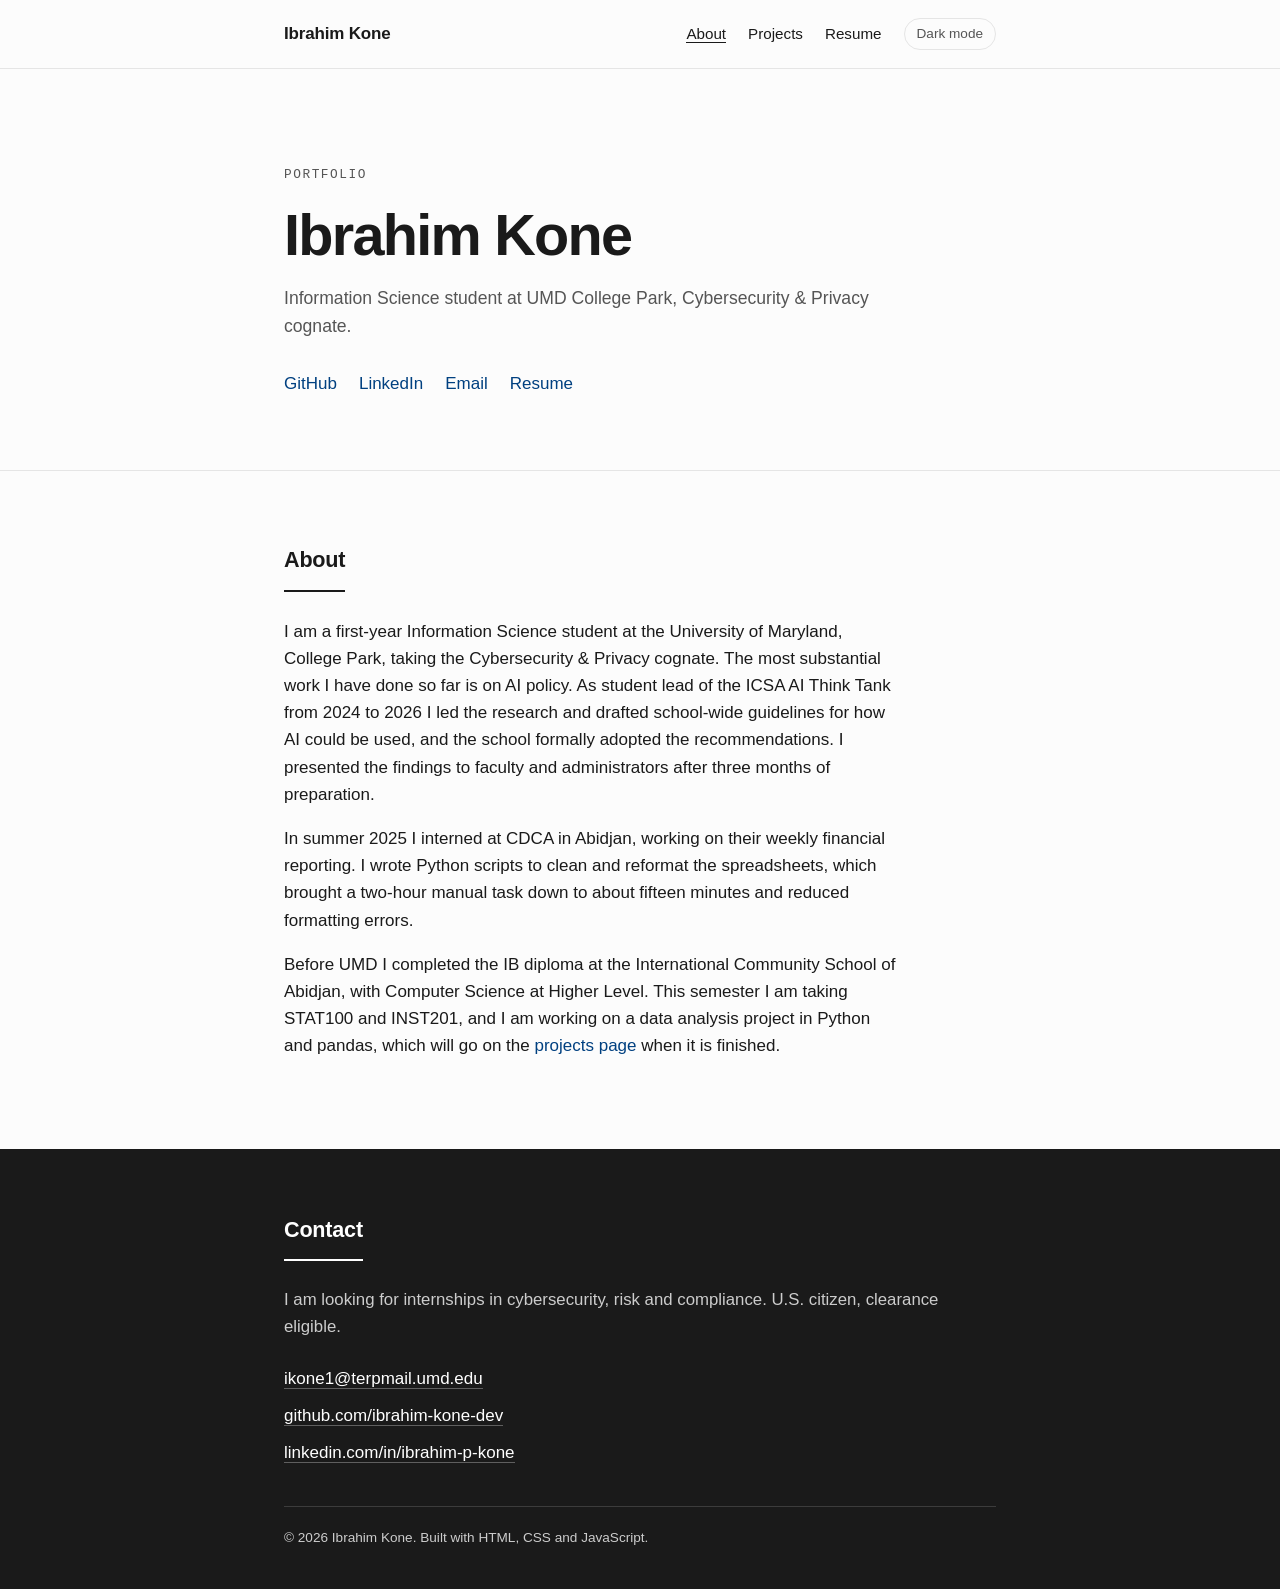
<file: index.html>
<!DOCTYPE html>
<html lang="en">
<head>
  <meta charset="UTF-8" />
  <meta name="viewport" content="width=device-width, initial-scale=1.0" />
  <meta name="description" content="Ibrahim Kone, Information Science student at UMD College Park. About, projects, resume and contact." />
  <title>Ibrahim Kone, Information Science @ UMD</title>
  <link rel="stylesheet" href="styles.css" />

  <script>
    // Runs before anything paints so a dark-mode visitor never sees a white flash.
    let saved = null;
    try {
      saved = localStorage.getItem('theme');
    } catch (err) {
      // Storage is blocked when the page is opened straight off the file system.
    }
    if (saved === 'dark' || (!saved && matchMedia('(prefers-color-scheme: dark)').matches)) {
      document.documentElement.dataset.theme = 'dark';
    }
  </script>
</head>
<body>

  <!-- SITE HEADER / NAV -->
  <header class="site-header">
    <div class="container header-inner">

      <!-- Wordmark / home link -->
      <a class="brand" href="index.html">Ibrahim Kone</a>

      <div class="header-right">
        <nav aria-label="Primary">
          <ul class="nav-links">
            <li><a href="index.html" aria-current="page">About</a></li>
            <li><a href="projects.html">Projects</a></li>
            <li><a href="resume.html">Resume</a></li>
          </ul>
        </nav>

        <button type="button" id="theme-toggle" class="theme-toggle">Dark mode</button>
      </div>

    </div>
  </header>

  <main id="top">

    <!-- HERO -->
    <section class="hero" aria-labelledby="hero-name">
      <div class="container">
        <p class="eyebrow">Portfolio</p>
        <h1 id="hero-name">Ibrahim Kone</h1>
        <p class="hero-sub">
          Information Science student at UMD College Park, Cybersecurity &amp;
          Privacy cognate.
        </p>

        <!-- Social / resume links -->
        <div class="hero-links">
          <a href="https://github.com/ibrahim-kone-dev" target="_blank" rel="noopener noreferrer">GitHub</a>
          <a href="https://www.linkedin.com/in/ibrahim-p-kone" target="_blank" rel="noopener noreferrer">LinkedIn</a>
          <a href="mailto:ikone1@terpmail.umd.edu">Email</a>
          <a href="resume.html">Resume</a>
        </div>
      </div>
    </section>

    <!-- ABOUT -->
    <section id="about" class="section" aria-labelledby="about-title">
      <div class="container">
        <h2 id="about-title" class="section-title">About</h2>
        <p>
          I am a first-year Information Science student at the University of
          Maryland, College Park, taking the Cybersecurity &amp; Privacy
          cognate. The most substantial work I have done so far is on AI policy.
          As student lead of the ICSA AI Think Tank from 2024 to 2026 I led the
          research and drafted school-wide guidelines for how AI could be used,
          and the school formally adopted the recommendations. I presented the
          findings to faculty and administrators after three months of
          preparation.
        </p>
        <p>
          In summer 2025 I interned at CDCA in Abidjan, working on their weekly
          financial reporting. I wrote Python scripts to clean and reformat the
          spreadsheets, which brought a two-hour manual task down to about
          fifteen minutes and reduced formatting errors.
        </p>
        <p>
          Before UMD I completed the IB diploma at the International Community
          School of Abidjan, with Computer Science at Higher Level. This
          semester I am taking STAT100 and INST201, and I am working on a data
          analysis project in Python and pandas, which will go on the
          <a href="projects.html">projects page</a> when it is finished.
        </p>
      </div>
    </section>

    <!-- CONTACT / FOOTER -->
    <footer id="contact" class="site-footer" aria-labelledby="contact-title">
      <div class="container">
        <h2 id="contact-title" class="footer-title">Contact</h2>
        <p class="footer-copy">I am looking for internships in cybersecurity, risk and compliance. U.S. citizen, clearance eligible.</p>
        <ul class="contact-links">
          <li><a href="mailto:ikone1@terpmail.umd.edu">ikone1@terpmail.umd.edu</a></li>
          <li><a href="https://github.com/ibrahim-kone-dev" target="_blank" rel="noopener noreferrer">github.com/ibrahim-kone-dev</a></li>
          <li><a href="https://www.linkedin.com/in/ibrahim-p-kone" target="_blank" rel="noopener noreferrer">linkedin.com/in/ibrahim-p-kone</a></li>
        </ul>
        <p class="copyright">&copy; <span id="year"></span> Ibrahim Kone. Built with HTML, CSS and JavaScript.</p>
      </div>
    </footer>

  </main>

  <script src="main.js"></script>

</body>
</html>
</file>
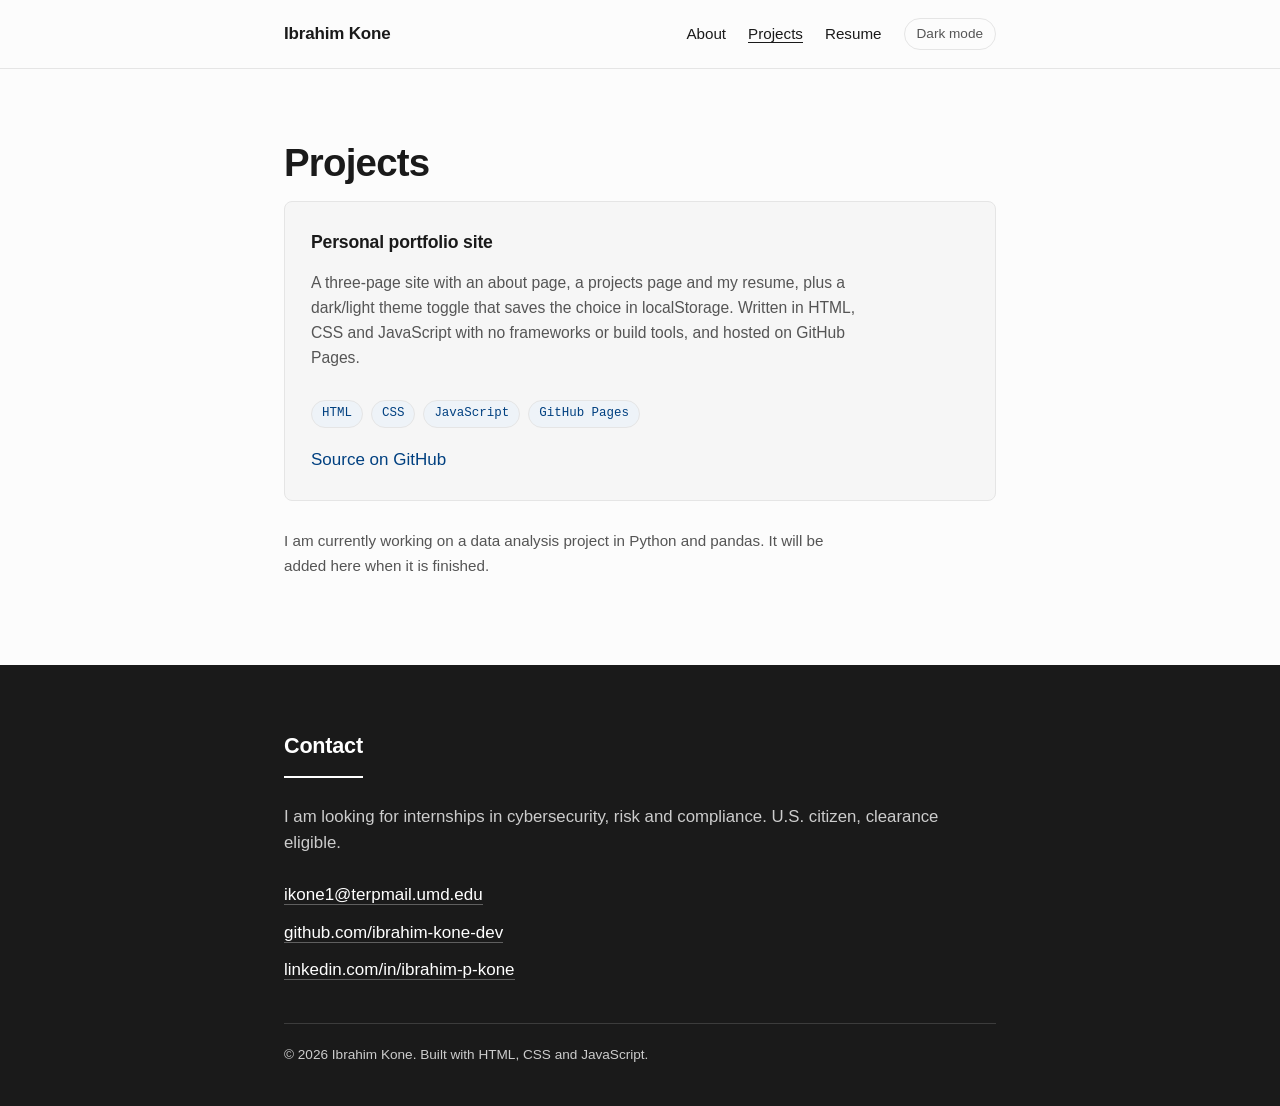
<file: projects.html>
<!DOCTYPE html>
<html lang="en">
<head>
  <meta charset="UTF-8" />
  <meta name="viewport" content="width=device-width, initial-scale=1.0" />
  <meta name="description" content="Projects by Ibrahim Kone, Information Science student at UMD College Park." />
  <title>Projects | Ibrahim Kone</title>
  <link rel="stylesheet" href="styles.css" />

  <script>
    // Runs before anything paints so a dark-mode visitor never sees a white flash.
    let saved = null;
    try {
      saved = localStorage.getItem('theme');
    } catch (err) {
      // Storage is blocked when the page is opened straight off the file system.
    }
    if (saved === 'dark' || (!saved && matchMedia('(prefers-color-scheme: dark)').matches)) {
      document.documentElement.dataset.theme = 'dark';
    }
  </script>
</head>
<body>

  <!-- SITE HEADER / NAV -->
  <header class="site-header">
    <div class="container header-inner">

      <a class="brand" href="index.html">Ibrahim Kone</a>

      <div class="header-right">
        <nav aria-label="Primary">
          <ul class="nav-links">
            <li><a href="index.html">About</a></li>
            <li><a href="projects.html" aria-current="page">Projects</a></li>
            <li><a href="resume.html">Resume</a></li>
          </ul>
        </nav>

        <button type="button" id="theme-toggle" class="theme-toggle">Dark mode</button>
      </div>

    </div>
  </header>

  <main id="top">

    <section class="section">
      <div class="container">
        <h1 class="page-title">Projects</h1>

        <div class="project-grid">

          <article class="project-card">
            <h2>Personal portfolio site</h2>
            <p class="project-desc">
              A three-page site with an about page, a projects page and my
              resume, plus a dark/light theme toggle that saves the choice in
              localStorage. Written in HTML, CSS and JavaScript with no
              frameworks or build tools, and hosted on GitHub Pages.
            </p>
            <ul class="tags">
              <li>HTML</li>
              <li>CSS</li>
              <li>JavaScript</li>
              <li>GitHub Pages</li>
            </ul>
            <div class="project-links">
              <a href="https://github.com/ibrahim-kone-dev/ibrahim-kone-dev.github.io" target="_blank" rel="noopener noreferrer">Source on GitHub</a>
            </div>
          </article>

        </div>

        <p class="page-note">
          I am currently working on a data analysis project in Python and
          pandas. It will be added here when it is finished.
        </p>
      </div>
    </section>

    <!-- CONTACT / FOOTER -->
    <footer id="contact" class="site-footer" aria-labelledby="contact-title">
      <div class="container">
        <h2 id="contact-title" class="footer-title">Contact</h2>
        <p class="footer-copy">I am looking for internships in cybersecurity, risk and compliance. U.S. citizen, clearance eligible.</p>
        <ul class="contact-links">
          <li><a href="mailto:ikone1@terpmail.umd.edu">ikone1@terpmail.umd.edu</a></li>
          <li><a href="https://github.com/ibrahim-kone-dev" target="_blank" rel="noopener noreferrer">github.com/ibrahim-kone-dev</a></li>
          <li><a href="https://www.linkedin.com/in/ibrahim-p-kone" target="_blank" rel="noopener noreferrer">linkedin.com/in/ibrahim-p-kone</a></li>
        </ul>
        <p class="copyright">&copy; <span id="year"></span> Ibrahim Kone. Built with HTML, CSS and JavaScript.</p>
      </div>
    </footer>

  </main>

  <script src="main.js"></script>

</body>
</html>
</file>
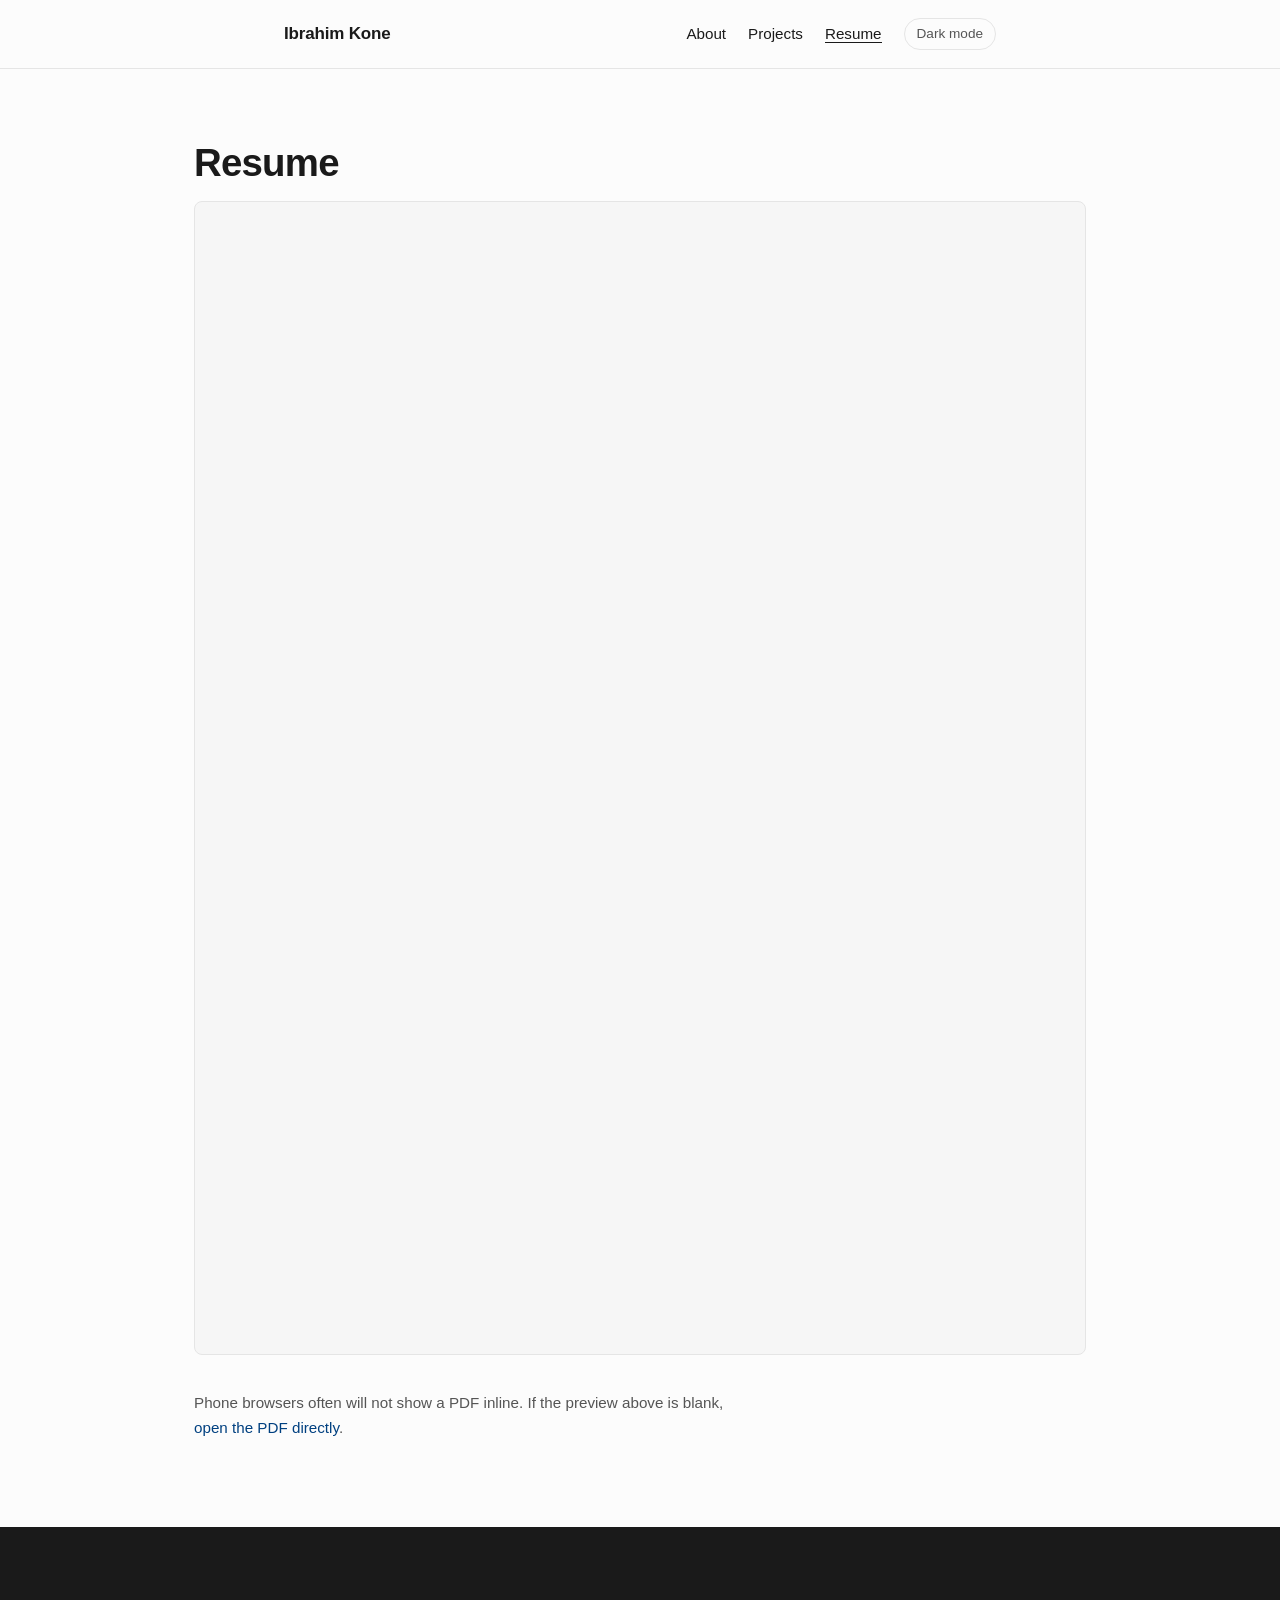
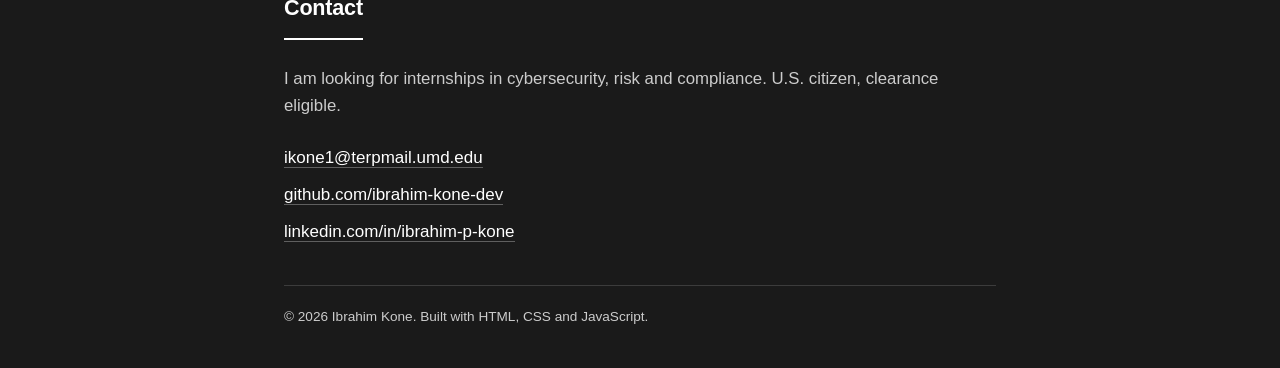
<file: resume.html>
<!DOCTYPE html>
<html lang="en">
<head>
  <meta charset="UTF-8" />
  <meta name="viewport" content="width=device-width, initial-scale=1.0" />
  <meta name="description" content="Resume of Ibrahim Kone: education, skills, experience, projects and leadership." />
  <title>Resume | Ibrahim Kone</title>
  <link rel="stylesheet" href="styles.css" />

  <script>
    // Runs before anything paints so a dark-mode visitor never sees a white flash.
    let saved = null;
    try {
      saved = localStorage.getItem('theme');
    } catch (err) {
      // Storage is blocked when the page is opened straight off the file system.
    }
    if (saved === 'dark' || (!saved && matchMedia('(prefers-color-scheme: dark)').matches)) {
      document.documentElement.dataset.theme = 'dark';
    }
  </script>
</head>
<body>

  <!-- SITE HEADER / NAV -->
  <header class="site-header">
    <div class="container header-inner">

      <a class="brand" href="index.html">Ibrahim Kone</a>

      <div class="header-right">
        <nav aria-label="Primary">
          <ul class="nav-links">
            <li><a href="index.html">About</a></li>
            <li><a href="projects.html">Projects</a></li>
            <li><a href="resume.html" aria-current="page">Resume</a></li>
          </ul>
        </nav>

        <button type="button" id="theme-toggle" class="theme-toggle">Dark mode</button>
      </div>

    </div>
  </header>

  <main id="top">

    <section class="section resume-page">
      <div class="container">
        <h1 class="page-title">Resume</h1>

        <iframe
          class="resume-frame"
          src="assets/Ibrahim_Kone_Resume.pdf#view=FitH&navpanes=0"
          title="Ibrahim Kone resume"></iframe>

        <p class="page-note">
          Phone browsers often will not show a PDF inline. If the preview above
          is blank,
          <a href="assets/Ibrahim_Kone_Resume.pdf">open the PDF directly</a>.
        </p>
      </div>
    </section>

    <!-- CONTACT / FOOTER -->
    <footer id="contact" class="site-footer" aria-labelledby="contact-title">
      <div class="container">
        <h2 id="contact-title" class="footer-title">Contact</h2>
        <p class="footer-copy">I am looking for internships in cybersecurity, risk and compliance. U.S. citizen, clearance eligible.</p>
        <ul class="contact-links">
          <li><a href="mailto:ikone1@terpmail.umd.edu">ikone1@terpmail.umd.edu</a></li>
          <li><a href="https://github.com/ibrahim-kone-dev" target="_blank" rel="noopener noreferrer">github.com/ibrahim-kone-dev</a></li>
          <li><a href="https://www.linkedin.com/in/ibrahim-p-kone" target="_blank" rel="noopener noreferrer">linkedin.com/in/ibrahim-p-kone</a></li>
        </ul>
        <p class="copyright">&copy; <span id="year"></span> Ibrahim Kone. Built with HTML, CSS and JavaScript.</p>
      </div>
    </footer>

  </main>

  <script src="main.js"></script>

</body>
</html>
</file>
<file: styles.css>
/* ============================================================
   Ibrahim Kone | Portfolio
   Minimalist, editorial, zero-dependency stylesheet.
   Colors live in the two custom-property blocks below so the
   dark/light toggle only has to flip one attribute on <html>.
   ============================================================ */

/* ---------- Reset & base ---------- */
* {
  box-sizing: border-box;
  margin: 0;
  padding: 0;
}

:root {
  color-scheme: light;
  --bg: #fcfcfc;
  --surface: #f6f6f6;
  --text: #1a1a1a;
  --muted: #555;
  --border: #e5e5e5;
  --accent: #004080;
  --tag-bg: #eef3f8;
  --footer-bg: #1a1a1a;
  --footer-text: #fff;
  --footer-muted: #ccc;

  --sans: -apple-system, BlinkMacSystemFont, "Segoe UI", Roboto, Helvetica, Arial, sans-serif;
  --mono: ui-monospace, SFMono-Regular, "SF Mono", Menlo, Consolas, monospace;
  --maxw: 760px; /* comfortable reading measure */
}

[data-theme="dark"] {
  color-scheme: dark;
  --bg: #16181c;
  --surface: #1d2025;
  --text: #e6e6e6;
  --muted: #9aa0a6;
  --border: #2d3138;
  --accent: #7fb3ff; /* #004080 is unreadable on a dark background */
  --tag-bg: #223040;
  --footer-bg: #101215;
  --footer-text: #f0f0f0;
  --footer-muted: #9aa0a6;
}

html {
  scroll-behavior: smooth; /* gentle, unobtrusive jump-link smoothing */
}

body {
  background: var(--bg);
  color: var(--text);
  font-family: var(--sans);
  font-size: 17px;
  line-height: 1.6;
  -webkit-font-smoothing: antialiased;
}

/* Shared horizontal wrapper */
.container {
  width: 100%;
  max-width: var(--maxw);
  margin: 0 auto;
  padding: 0 24px;
}

a {
  color: var(--accent);
  text-decoration: none;
  border-bottom: 1px solid transparent;
  transition: border-color 0.15s ease;
}

a:hover {
  border-bottom-color: var(--accent);
}

/* ---------- Header / nav ---------- */
.site-header {
  border-bottom: 1px solid var(--border);
  background: var(--bg);
}

.header-inner {
  display: flex;
  align-items: center;
  justify-content: space-between;
  flex-wrap: wrap;
  gap: 14px;
  padding-top: 18px;
  padding-bottom: 18px;
}

.brand {
  font-weight: 600;
  letter-spacing: -0.01em;
  color: var(--text);
}

.header-right {
  display: flex;
  align-items: center;
  gap: 22px;
}

.nav-links {
  list-style: none;
  display: flex;
  gap: 22px;
}

.nav-links a {
  font-size: 0.95rem;
  color: var(--text);
}

.nav-links a[aria-current="page"] {
  border-bottom-color: var(--text);
}

.theme-toggle {
  font: inherit;
  font-size: 0.85rem;
  color: var(--muted);
  background: none;
  border: 1px solid var(--border);
  border-radius: 999px;
  padding: 4px 12px;
  cursor: pointer;
}

.theme-toggle:hover {
  color: var(--text);
  border-color: var(--muted);
}

/* ---------- Hero ---------- */
.hero {
  padding: 96px 0 72px;
  border-bottom: 1px solid var(--border);
}

.eyebrow {
  font-family: var(--mono);
  font-size: 0.8rem;
  text-transform: uppercase;
  letter-spacing: 0.12em;
  color: var(--muted);
  margin-bottom: 20px;
}

.hero h1 {
  font-size: clamp(2.4rem, 6vw, 3.6rem);
  font-weight: 700;
  letter-spacing: -0.03em;
  line-height: 1.05;
  margin-bottom: 18px;
}

.hero-sub {
  font-size: 1.1rem;
  color: var(--muted);
  max-width: 60ch;
  margin-bottom: 30px;
}

.hero-links {
  display: flex;
  flex-wrap: wrap;
  gap: 22px;
}

/* ---------- Sections ---------- */
.section {
  padding: 72px 0;
}

.section-title,
.footer-title {
  font-size: 1.35rem;
  font-weight: 600;
  letter-spacing: -0.01em;
  margin-bottom: 26px;
  padding-bottom: 12px;
  border-bottom: 2px solid var(--text);
  width: fit-content;
}

/* About */
.section p {
  margin-bottom: 1em;
  max-width: 65ch;
}

/* ---------- Inner pages (projects, resume) ---------- */
.page-title {
  font-size: clamp(1.9rem, 4vw, 2.4rem);
  font-weight: 700;
  letter-spacing: -0.02em;
  line-height: 1.15;
  margin-bottom: 16px;
}

.page-note {
  font-size: 0.95rem;
  color: var(--muted);
  margin-top: 28px;
}

/* ---------- Projects ---------- */
.project-grid {
  display: grid;
  grid-template-columns: repeat(auto-fit, minmax(280px, 1fr));
  gap: 24px;
}

.project-card {
  border: 1px solid var(--border);
  border-radius: 8px;
  padding: 26px;
  display: flex;
  flex-direction: column;
  gap: 14px;
  background: var(--surface);
}

.project-card h2 {
  font-size: 1.1rem;
  letter-spacing: -0.01em;
}

.project-desc {
  font-size: 0.98rem;
  color: var(--muted);
  margin: 0;
}

/* Semantic tag chips */
.tags {
  list-style: none;
  display: flex;
  flex-wrap: wrap;
  gap: 8px;
}

.tags li {
  font-family: var(--mono);
  font-size: 0.78rem;
  color: var(--accent);
  background: var(--tag-bg);
  border: 1px solid var(--border);
  border-radius: 999px;
  padding: 3px 10px;
}

.project-links {
  display: flex;
  flex-wrap: wrap;
  gap: 18px;
  margin-top: auto; /* pin links to the card bottom */
  padding-top: 4px;
}

/* ---------- Resume ---------- */
.resume-page .container {
  max-width: 940px; /* the PDF needs more room than the reading measure */
}

.resume-frame {
  width: 100%;
  aspect-ratio: 8.5 / 11; /* one US Letter page */
  border: 1px solid var(--border);
  border-radius: 8px;
  background: var(--surface);
}

/* ---------- Footer / contact ---------- */
.site-footer {
  background: var(--footer-bg);
  color: var(--footer-text);
  padding: 64px 0 40px;
}

.site-footer a {
  color: var(--footer-text);
  border-bottom-color: rgba(255, 255, 255, 0.3);
}

.site-footer a:hover {
  border-bottom-color: var(--footer-text);
}

.footer-title {
  border-bottom-color: var(--footer-text);
}

.footer-copy {
  font-size: 1.05rem;
  color: var(--footer-muted);
  margin-bottom: 24px;
}

.contact-links {
  list-style: none;
  display: flex;
  flex-direction: column;
  gap: 10px;
  margin-bottom: 40px;
}

.copyright {
  font-size: 0.85rem;
  color: var(--footer-muted);
  border-top: 1px solid rgba(255, 255, 255, 0.15);
  padding-top: 20px;
}

/* ---------- Responsive (mobile) ---------- */
@media (max-width: 640px) {
  body {
    font-size: 16px;
  }

  .hero {
    padding: 64px 0 48px;
  }

  .section {
    padding: 48px 0;
  }

  .header-right {
    width: 100%;
    justify-content: space-between;
    gap: 12px;
  }

  .nav-links {
    gap: 18px;
  }

  .hero-links {
    gap: 14px;
  }
}
</file>
